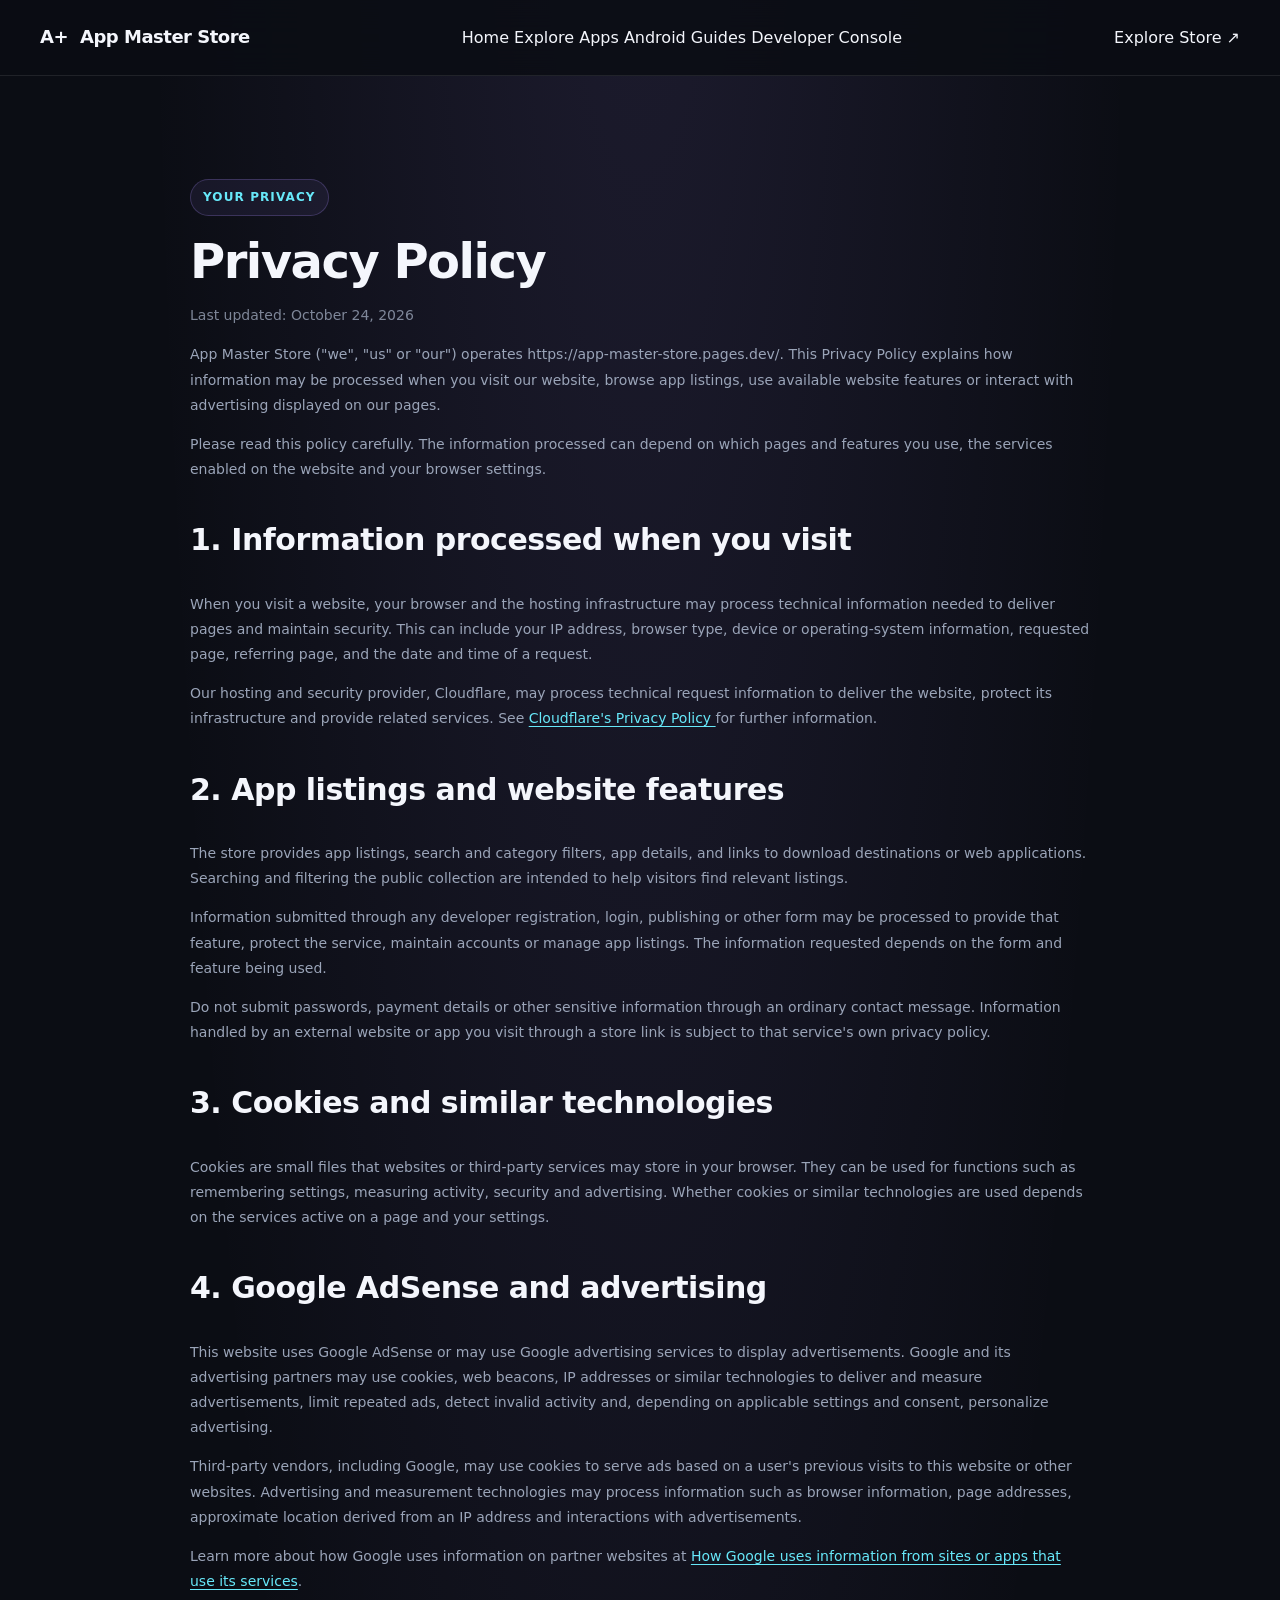
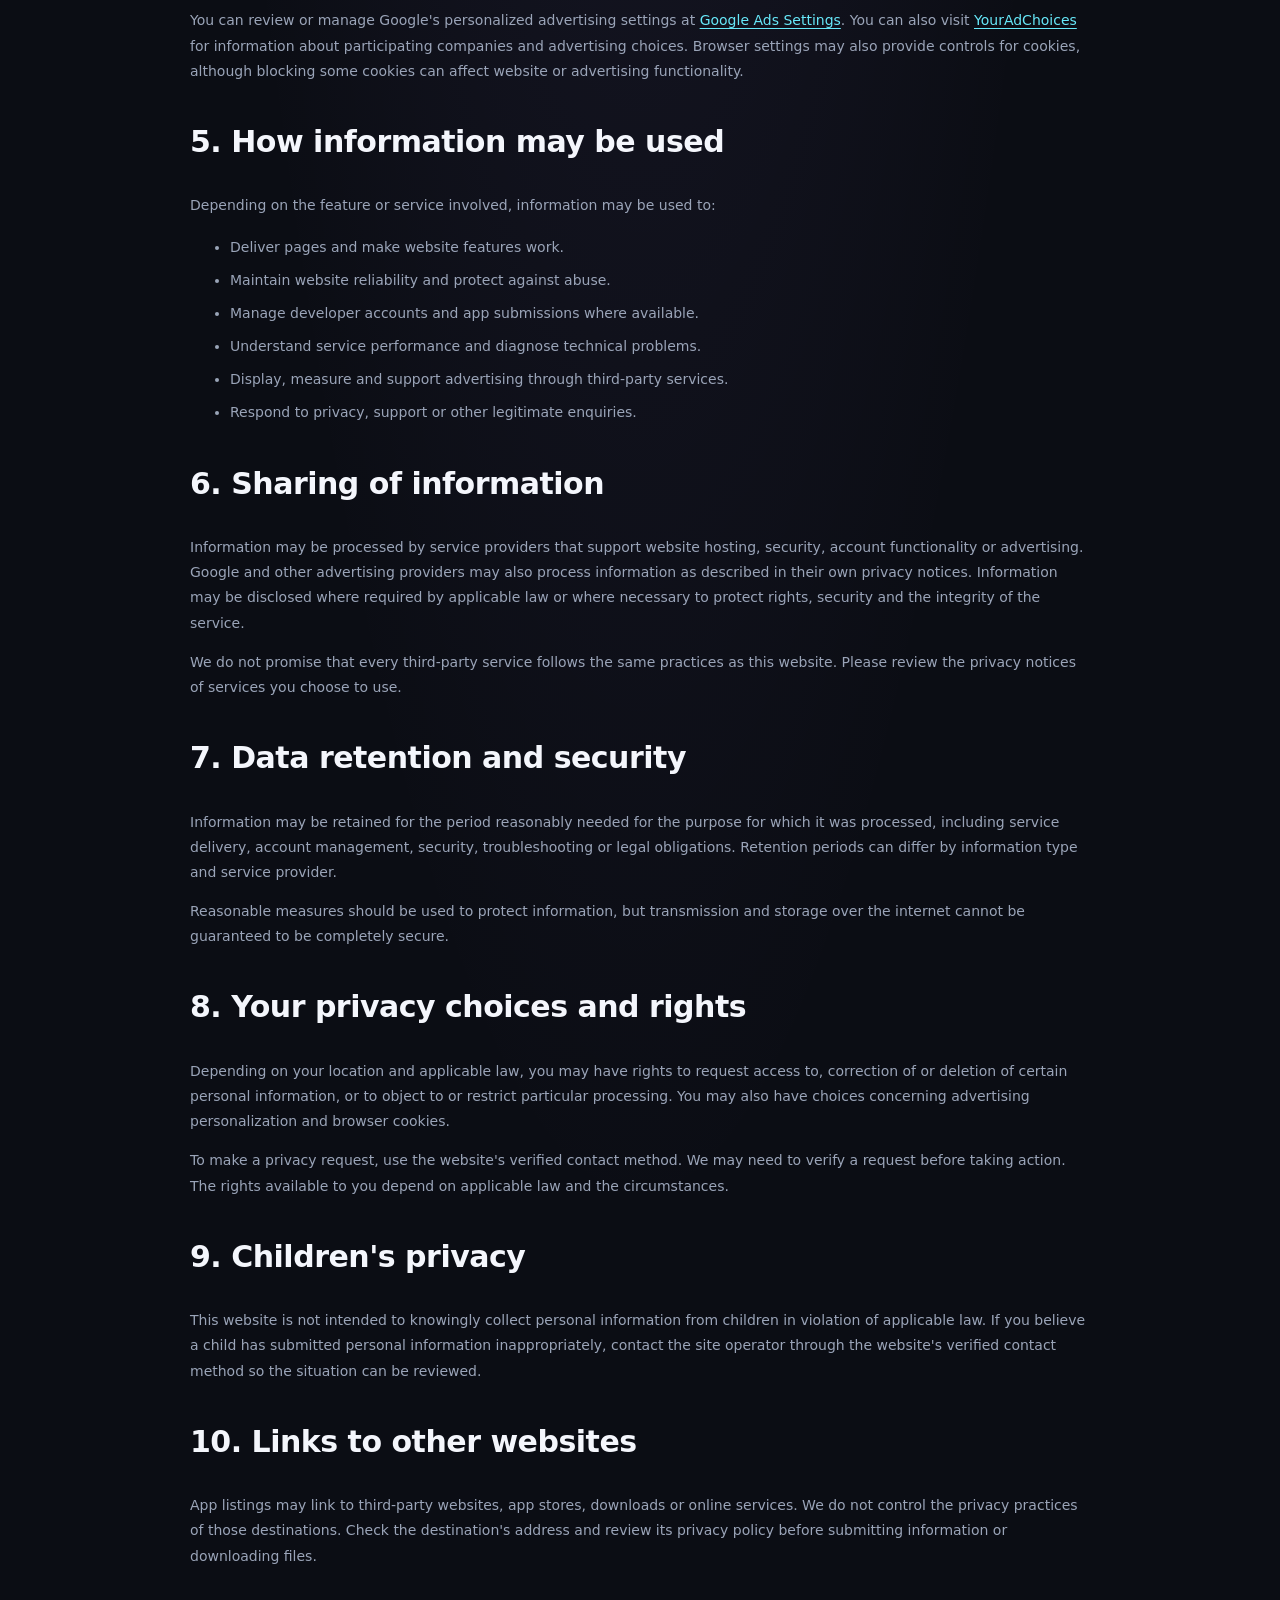
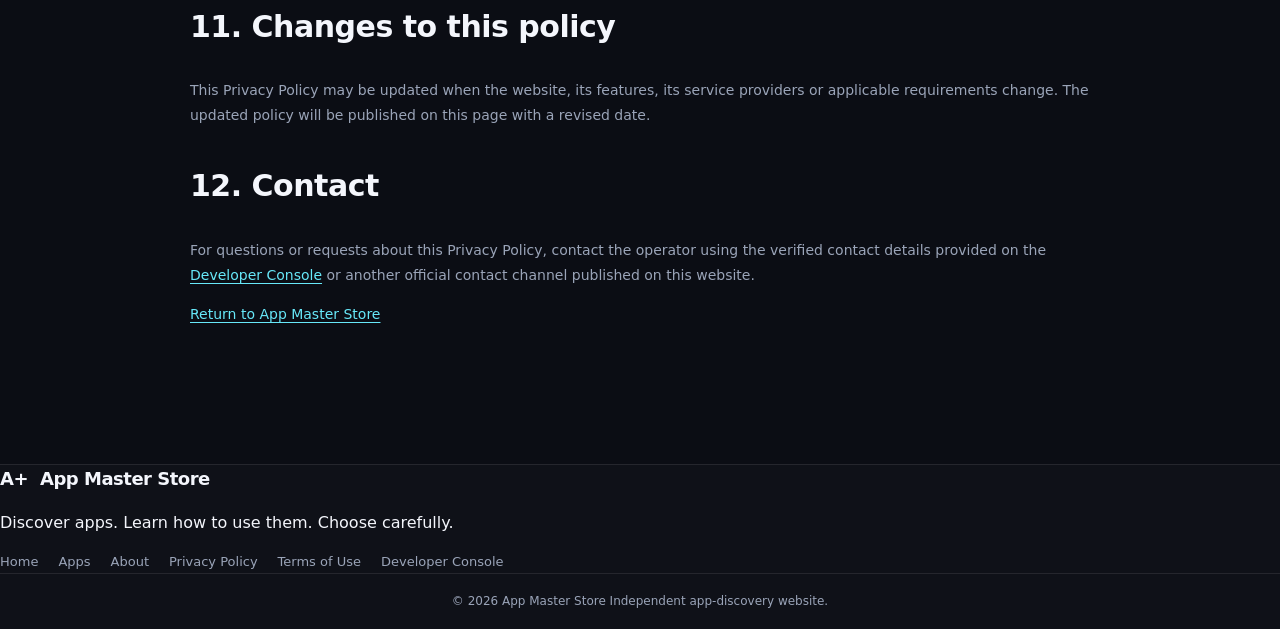
<file: privacy.html>
<!DOCTYPE html>
<html lang="en">
<head>
  <meta charset="UTF-8" />
  <meta name="viewport" content="width=device-width, initial-scale=1.0" />
  <meta name="theme-color" content="#0b0d14" />
  <meta
    name="description"
    content="Read the App Master Store Privacy Policy, including information about website data, cookies, advertising and privacy choices."
  />
  <title>Privacy Policy — App Master Store</title>
  <link rel="stylesheet" href="styles.css" />
  <style>
    .policy-container {
      width: min(900px, calc(100% - 32px));
      margin: 48px auto;
      line-height: 1.75;
    }

    .policy-container h1 {
      margin-bottom: 12px;
    }

    .policy-container h2 {
      margin-top: 32px;
    }

    .policy-container p,
    .policy-container li {
      line-height: 1.8;
    }

    .policy-container a {
      overflow-wrap: anywhere;
    }

    .policy-updated {
      opacity: 0.8;
      font-size: 0.95rem;
    }
  </style>
</head>

<body>
  <header class="topbar">
    <a class="brand" href="index.html" aria-label="App Master Store home">
      <span class="brand-icon">A<span>+</span></span>
      <span>App Master <b>Store</b></span>
    </a>

    <nav class="desktop-nav" aria-label="Main navigation">
      <a class="nav-link" href="index.html">Home</a>
      <a class="nav-link" href="index.html#apps">Explore Apps</a>
      <a class="nav-link" href="index.html#guides">Android Guides</a>
      <a class="nav-link" href="developer.html">Developer Console</a>
    </nav>

    <a class="header-button" href="index.html#apps">
      Explore Store <span>↗</span>
    </a>
  </header>

  <main class="policy-container">
    <div class="eyebrow">YOUR PRIVACY</div>
    <h1>Privacy Policy</h1>

    <p class="policy-updated">
      Last updated: October 24, 2026
    </p>

    <p>
      App Master Store ("we", "us" or "our") operates
      https://app-master-store.pages.dev/. This Privacy Policy explains
      how information may be processed when you visit our website,
      browse app listings, use available website features or interact
      with advertising displayed on our pages.
    </p>

    <p>
      Please read this policy carefully. The information processed can
      depend on which pages and features you use, the services enabled
      on the website and your browser settings.
    </p>

    <h2>1. Information processed when you visit</h2>

    <p>
      When you visit a website, your browser and the hosting infrastructure
      may process technical information needed to deliver pages and maintain
      security. This can include your IP address, browser type, device or
      operating-system information, requested page, referring page, and the
      date and time of a request.
    </p>

    <p>
      Our hosting and security provider, Cloudflare, may process technical
      request information to deliver the website, protect its infrastructure
      and provide related services. See
      <a href="https://www.cloudflare.com/privacypolicy/"
         target="_blank" rel="noopener noreferrer">
        Cloudflare's Privacy Policy
      </a>
      for further information.
    </p>

    <h2>2. App listings and website features</h2>

    <p>
      The store provides app listings, search and category filters, app
      details, and links to download destinations or web applications.
      Searching and filtering the public collection are intended to help
      visitors find relevant listings.
    </p>

    <p>
      Information submitted through any developer registration, login,
      publishing or other form may be processed to provide that feature,
      protect the service, maintain accounts or manage app listings.
      The information requested depends on the form and feature being used.
    </p>

    <p>
      Do not submit passwords, payment details or other sensitive information
      through an ordinary contact message. Information handled by an external
      website or app you visit through a store link is subject to that
      service's own privacy policy.
    </p>

    <h2>3. Cookies and similar technologies</h2>

    <p>
      Cookies are small files that websites or third-party services may
      store in your browser. They can be used for functions such as
      remembering settings, measuring activity, security and advertising.
      Whether cookies or similar technologies are used depends on the
      services active on a page and your settings.
    </p>

    <h2>4. Google AdSense and advertising</h2>

    <p>
      This website uses Google AdSense or may use Google advertising
      services to display advertisements. Google and its advertising
      partners may use cookies, web beacons, IP addresses or similar
      technologies to deliver and measure advertisements, limit repeated
      ads, detect invalid activity and, depending on applicable settings
      and consent, personalize advertising.
    </p>

    <p>
      Third-party vendors, including Google, may use cookies to serve ads
      based on a user's previous visits to this website or other websites.
      Advertising and measurement technologies may process information
      such as browser information, page addresses, approximate location
      derived from an IP address and interactions with advertisements.
    </p>

    <p>
      Learn more about how Google uses information on partner websites at
      <a
        href="https://policies.google.com/technologies/partner-sites"
        target="_blank"
        rel="noopener noreferrer"
      >How Google uses information from sites or apps that use its services</a>.
    </p>

    <p>
      You can review or manage Google's personalized advertising settings at
      <a
        href="https://adssettings.google.com/"
        target="_blank"
        rel="noopener noreferrer"
      >Google Ads Settings</a>.
      You can also visit
      <a
        href="https://www.aboutads.info/choices/"
        target="_blank"
        rel="noopener noreferrer"
      >YourAdChoices</a>
      for information about participating companies and advertising choices.
      Browser settings may also provide controls for cookies, although
      blocking some cookies can affect website or advertising functionality.
    </p>

    <h2>5. How information may be used</h2>

    <p>
      Depending on the feature or service involved, information may be used
      to:
    </p>

    <ul>
      <li>Deliver pages and make website features work.</li>
      <li>Maintain website reliability and protect against abuse.</li>
      <li>Manage developer accounts and app submissions where available.</li>
      <li>Understand service performance and diagnose technical problems.</li>
      <li>Display, measure and support advertising through third-party services.</li>
      <li>Respond to privacy, support or other legitimate enquiries.</li>
    </ul>

    <h2>6. Sharing of information</h2>

    <p>
      Information may be processed by service providers that support website
      hosting, security, account functionality or advertising. Google and
      other advertising providers may also process information as described
      in their own privacy notices. Information may be disclosed where
      required by applicable law or where necessary to protect rights,
      security and the integrity of the service.
    </p>

    <p>
      We do not promise that every third-party service follows the same
      practices as this website. Please review the privacy notices of
      services you choose to use.
    </p>

    <h2>7. Data retention and security</h2>

    <p>
      Information may be retained for the period reasonably needed for the
      purpose for which it was processed, including service delivery,
      account management, security, troubleshooting or legal obligations.
      Retention periods can differ by information type and service provider.
    </p>

    <p>
      Reasonable measures should be used to protect information, but
      transmission and storage over the internet cannot be guaranteed
      to be completely secure.
    </p>

    <h2>8. Your privacy choices and rights</h2>

    <p>
      Depending on your location and applicable law, you may have rights
      to request access to, correction of or deletion of certain personal
      information, or to object to or restrict particular processing.
      You may also have choices concerning advertising personalization
      and browser cookies.
    </p>

    <p>
      To make a privacy request, use the website's verified contact method.
      We may need to verify a request before taking action. The rights
      available to you depend on applicable law and the circumstances.
    </p>

    <h2>9. Children's privacy</h2>

    <p>
      This website is not intended to knowingly collect personal
      information from children in violation of applicable law. If you
      believe a child has submitted personal information inappropriately,
      contact the site operator through the website's verified contact
      method so the situation can be reviewed.
    </p>

    <h2>10. Links to other websites</h2>

    <p>
      App listings may link to third-party websites, app stores, downloads
      or online services. We do not control the privacy practices of those
      destinations. Check the destination's address and review its privacy
      policy before submitting information or downloading files.
    </p>

    <h2>11. Changes to this policy</h2>

    <p>
      This Privacy Policy may be updated when the website, its features,
      its service providers or applicable requirements change. The updated
      policy will be published on this page with a revised date.
    </p>

    <h2>12. Contact</h2>

    <p>
      For questions or requests about this Privacy Policy, contact the
      operator using the verified contact details provided on the
      <a href="developer.html">Developer Console</a> or another official
      contact channel published on this website.
    </p>

    <p>
      <a href="index.html">Return to App Master Store</a>
    </p>
  </main>

  <footer class="footer">
    <a class="brand footer-brand" href="index.html">
      <span class="brand-icon">A<span>+</span></span>
      <span>App Master <b>Store</b></span>
    </a>

    <p>Discover apps. Learn how to use them. Choose carefully.</p>

    <nav class="footer-links" aria-label="Footer navigation">
      <a href="index.html">Home</a>
      <a href="index.html#apps">Apps</a>
      <a href="index.html#about">About</a>
      <a href="privacy.html" aria-current="page">Privacy Policy</a>
      <a href="terms.html">Terms of Use</a>
      <a href="developer.html">Developer Console</a>
    </nav>

    <div class="footer-bottom">
      <span>© <span id="current-year">2026</span> App Master Store</span>
      <span>Independent app-discovery website.</span>
    </div>
  </footer>

  <script>
    const yearElement = document.getElementById("current-year");
    if (yearElement) {
      yearElement.textContent = new Date().getFullYear();
    }
  </script>
</body>
</html>
</file>
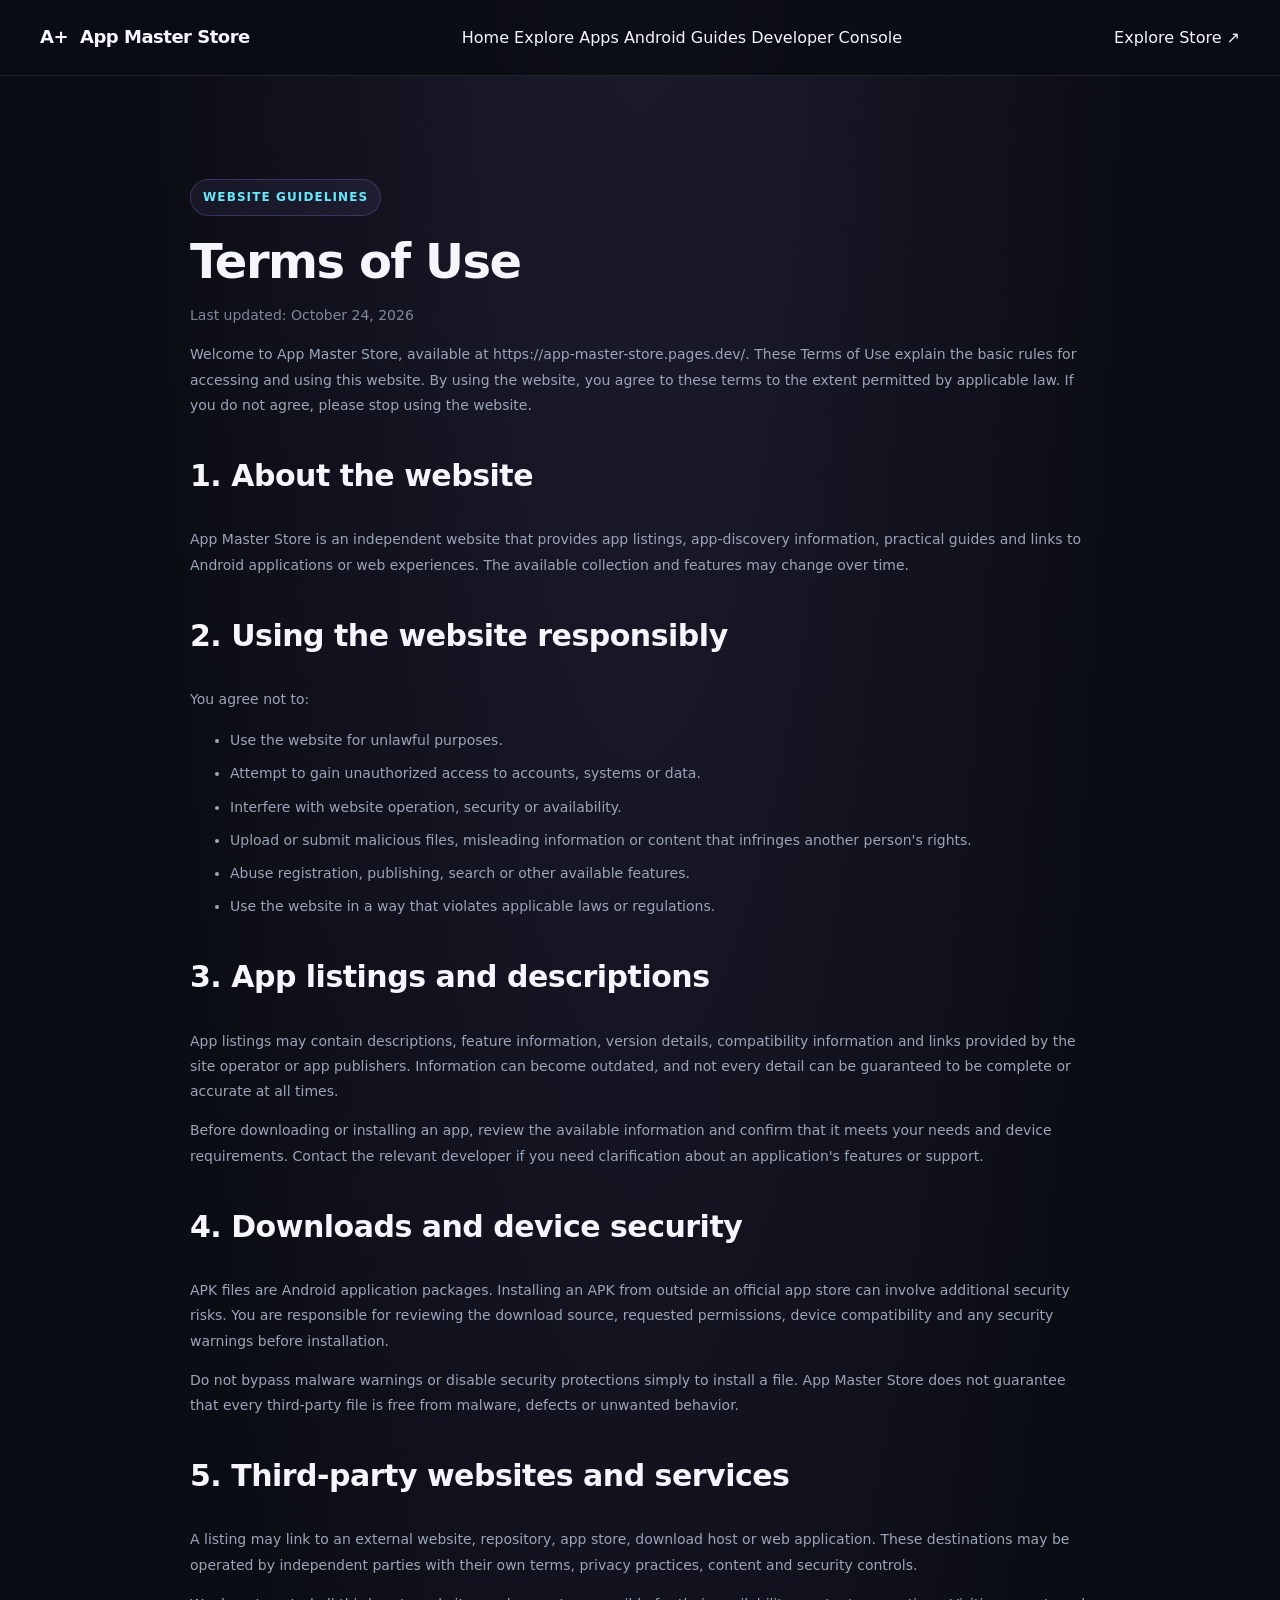
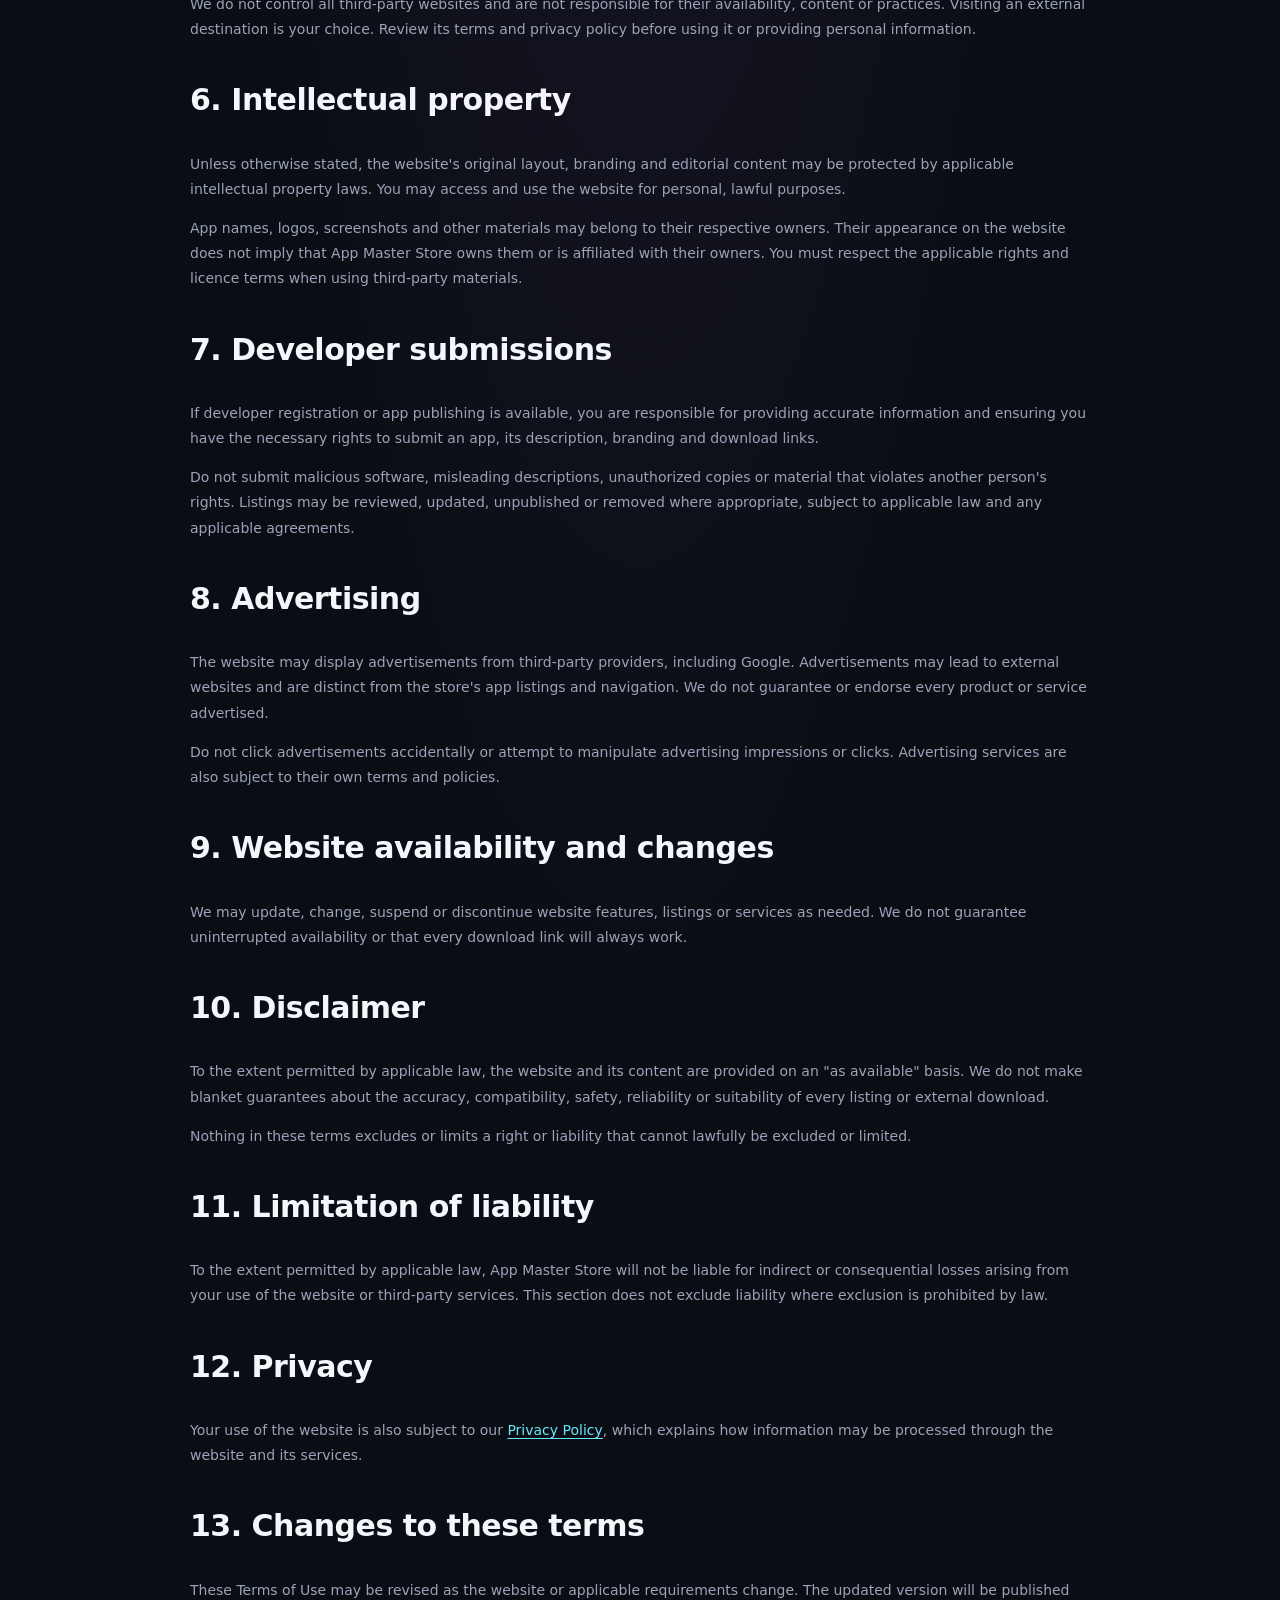
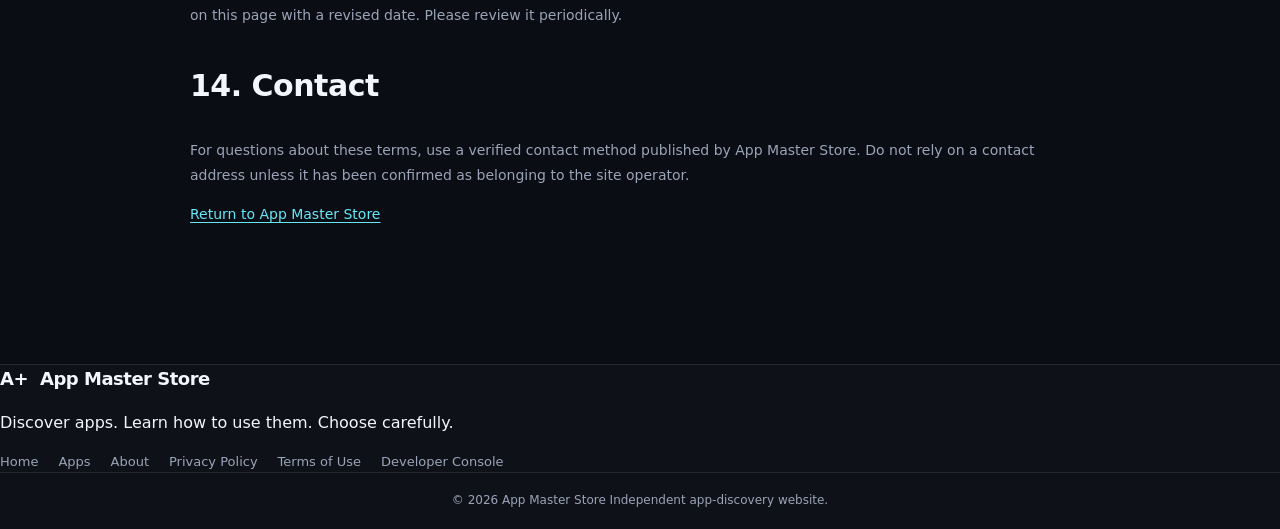
<file: terms.html>
<!DOCTYPE html>
<html lang="en">
<head>
  <meta charset="UTF-8" />
  <meta name="viewport" content="width=device-width, initial-scale=1.0" />
  <meta name="theme-color" content="#0b0d14" />
  <meta
    name="description"
    content="Read the Terms of Use for browsing App Master Store, accessing app listings and using download links."
  />
  <title>Terms of Use — App Master Store</title>
  <link rel="stylesheet" href="styles.css" />
  <style>
    .policy-container {
      width: min(900px, calc(100% - 32px));
      margin: 48px auto;
      line-height: 1.75;
    }

    .policy-container h1 {
      margin-bottom: 12px;
    }

    .policy-container h2 {
      margin-top: 32px;
    }

    .policy-container p,
    .policy-container li {
      line-height: 1.8;
    }

    .policy-container a {
      overflow-wrap: anywhere;
    }

    .policy-updated {
      opacity: 0.8;
      font-size: 0.95rem;
    }
  </style>
</head>

<body>
  <header class="topbar">
    <a class="brand" href="index.html" aria-label="App Master Store home">
      <span class="brand-icon">A<span>+</span></span>
      <span>App Master <b>Store</b></span>
    </a>

    <nav class="desktop-nav" aria-label="Main navigation">
      <a class="nav-link" href="index.html">Home</a>
      <a class="nav-link" href="index.html#apps">Explore Apps</a>
      <a class="nav-link" href="index.html#guides">Android Guides</a>
      <a class="nav-link" href="developer.html">Developer Console</a>
    </nav>

    <a class="header-button" href="index.html#apps">
      Explore Store <span>↗</span>
    </a>
  </header>

  <main class="policy-container">
    <div class="eyebrow">WEBSITE GUIDELINES</div>
    <h1>Terms of Use</h1>

    <p class="policy-updated">Last updated: October 24, 2026</p>

    <p>
      Welcome to App Master Store, available at
      https://app-master-store.pages.dev/. These Terms of Use explain
      the basic rules for accessing and using this website. By using
      the website, you agree to these terms to the extent permitted by
      applicable law. If you do not agree, please stop using the website.
    </p>

    <h2>1. About the website</h2>

    <p>
      App Master Store is an independent website that provides app
      listings, app-discovery information, practical guides and links
      to Android applications or web experiences. The available collection
      and features may change over time.
    </p>

    <h2>2. Using the website responsibly</h2>

    <p>You agree not to:</p>

    <ul>
      <li>Use the website for unlawful purposes.</li>
      <li>Attempt to gain unauthorized access to accounts, systems or data.</li>
      <li>Interfere with website operation, security or availability.</li>
      <li>Upload or submit malicious files, misleading information or content that infringes another person's rights.</li>
      <li>Abuse registration, publishing, search or other available features.</li>
      <li>Use the website in a way that violates applicable laws or regulations.</li>
    </ul>

    <h2>3. App listings and descriptions</h2>

    <p>
      App listings may contain descriptions, feature information, version
      details, compatibility information and links provided by the site
      operator or app publishers. Information can become outdated, and
      not every detail can be guaranteed to be complete or accurate at
      all times.
    </p>

    <p>
      Before downloading or installing an app, review the available
      information and confirm that it meets your needs and device
      requirements. Contact the relevant developer if you need
      clarification about an application's features or support.
    </p>

    <h2>4. Downloads and device security</h2>

    <p>
      APK files are Android application packages. Installing an APK
      from outside an official app store can involve additional security
      risks. You are responsible for reviewing the download source,
      requested permissions, device compatibility and any security
      warnings before installation.
    </p>

    <p>
      Do not bypass malware warnings or disable security protections
      simply to install a file. App Master Store does not guarantee that
      every third-party file is free from malware, defects or unwanted
      behavior.
    </p>

    <h2>5. Third-party websites and services</h2>

    <p>
      A listing may link to an external website, repository, app store,
      download host or web application. These destinations may be
      operated by independent parties with their own terms, privacy
      practices, content and security controls.
    </p>

    <p>
      We do not control all third-party websites and are not responsible
      for their availability, content or practices. Visiting an external
      destination is your choice. Review its terms and privacy policy
      before using it or providing personal information.
    </p>

    <h2>6. Intellectual property</h2>

    <p>
      Unless otherwise stated, the website's original layout, branding
      and editorial content may be protected by applicable intellectual
      property laws. You may access and use the website for personal,
      lawful purposes.
    </p>

    <p>
      App names, logos, screenshots and other materials may belong to
      their respective owners. Their appearance on the website does not
      imply that App Master Store owns them or is affiliated with their
      owners. You must respect the applicable rights and licence terms
      when using third-party materials.
    </p>

    <h2>7. Developer submissions</h2>

    <p>
      If developer registration or app publishing is available, you are
      responsible for providing accurate information and ensuring you
      have the necessary rights to submit an app, its description,
      branding and download links.
    </p>

    <p>
      Do not submit malicious software, misleading descriptions,
      unauthorized copies or material that violates another person's
      rights. Listings may be reviewed, updated, unpublished or removed
      where appropriate, subject to applicable law and any applicable
      agreements.
    </p>

    <h2>8. Advertising</h2>

    <p>
      The website may display advertisements from third-party providers,
      including Google. Advertisements may lead to external websites
      and are distinct from the store's app listings and navigation.
      We do not guarantee or endorse every product or service advertised.
    </p>

    <p>
      Do not click advertisements accidentally or attempt to manipulate
      advertising impressions or clicks. Advertising services are also
      subject to their own terms and policies.
    </p>

    <h2>9. Website availability and changes</h2>

    <p>
      We may update, change, suspend or discontinue website features,
      listings or services as needed. We do not guarantee uninterrupted
      availability or that every download link will always work.
    </p>

    <h2>10. Disclaimer</h2>

    <p>
      To the extent permitted by applicable law, the website and its
      content are provided on an "as available" basis. We do not make
      blanket guarantees about the accuracy, compatibility, safety,
      reliability or suitability of every listing or external download.
    </p>

    <p>
      Nothing in these terms excludes or limits a right or liability
      that cannot lawfully be excluded or limited.
    </p>

    <h2>11. Limitation of liability</h2>

    <p>
      To the extent permitted by applicable law, App Master Store will
      not be liable for indirect or consequential losses arising from
      your use of the website or third-party services. This section
      does not exclude liability where exclusion is prohibited by law.
    </p>

    <h2>12. Privacy</h2>

    <p>
      Your use of the website is also subject to our
      <a href="privacy.html">Privacy Policy</a>, which explains how
      information may be processed through the website and its services.
    </p>

    <h2>13. Changes to these terms</h2>

    <p>
      These Terms of Use may be revised as the website or applicable
      requirements change. The updated version will be published on
      this page with a revised date. Please review it periodically.
    </p>

    <h2>14. Contact</h2>

    <p>
      For questions about these terms, use a verified contact method
      published by App Master Store. Do not rely on a contact address
      unless it has been confirmed as belonging to the site operator.
    </p>

    <p><a href="index.html">Return to App Master Store</a></p>
  </main>

  <footer class="footer">
    <a class="brand footer-brand" href="index.html">
      <span class="brand-icon">A<span>+</span></span>
      <span>App Master <b>Store</b></span>
    </a>

    <p>Discover apps. Learn how to use them. Choose carefully.</p>

    <nav class="footer-links" aria-label="Footer navigation">
      <a href="index.html">Home</a>
      <a href="index.html#apps">Apps</a>
      <a href="index.html#about">About</a>
      <a href="privacy.html">Privacy Policy</a>
      <a href="terms.html" aria-current="page">Terms of Use</a>
      <a href="developer.html">Developer Console</a>
    </nav>

    <div class="footer-bottom">
      <span>© <span id="current-year">2026</span> App Master Store</span>
      <span>Independent app-discovery website.</span>
    </div>
  </footer>

  <script>
    const yearElement = document.getElementById("current-year");
    if (yearElement) {
      yearElement.textContent = new Date().getFullYear();
    }
  </script>
</body>
</html>
</file>
<file: styles.css>
/* =========================================================
   APP MASTER STORE — COMPLETE STYLESHEET
   Main storefront + app cards + guides + FAQ + policy pages
   ========================================================= */

/* 1. Theme variables */
:root {
  color-scheme: dark;
  --bg: #0b0d14;
  --panel: #121620;
  --panel-light: #181e2b;
  --text: #f4f6fc;
  --muted: #9aa4b8;
  --accent: #a78bfa;
  --accent-2: #67e8f9;
  --border: rgba(255, 255, 255, 0.09);
  --radius: 20px;
  --content-width: 1200px;
  --header-height: 76px;
  --shadow: 0 18px 45px rgba(0, 0, 0, 0.22);
}

/* 2. Reset and global styles */
* {
  box-sizing: border-box;
}

html {
  scroll-behavior: smooth;
  scroll-padding-top: calc(var(--header-height) + 16px);
  background: var(--bg);
}

body {
  min-width: 320px;
  margin: 0;
  background:
    radial-gradient(
      ellipse at 50% -15%,
      rgba(167, 139, 250, 0.12),
      transparent 55%
    ),
    var(--bg);
  color: var(--text);
  font-family:
    Inter, ui-sans-serif, system-ui, -apple-system, BlinkMacSystemFont,
    "Segoe UI", sans-serif;
  font-size: 16px;
  line-height: 1.6;
  -webkit-font-smoothing: antialiased;
  text-rendering: optimizeLegibility;
}

img,
svg,
video {
  max-width: 100%;
}

img {
  display: block;
}

button,
input,
select,
textarea {
  font: inherit;
}

button {
  color: inherit;
}

a {
  color: inherit;
  text-decoration: none;
}

a:hover {
  color: var(--accent-2);
}

button:focus-visible,
a:focus-visible,
input:focus-visible,
select:focus-visible,
textarea:focus-visible,
summary:focus-visible {
  outline: 2px solid var(--accent-2);
  outline-offset: 4px;
}

::selection {
  color: #0b0d14;
  background: var(--accent-2);
}

/* 3. Shared containers */
.container,
.page-container,
main {
  width: 100%;
}

.container,
.page-container {
  max-width: var(--content-width);
  margin-inline: auto;
  padding-inline: 24px;
}

section[id],
div[id="choosing-apps"],
div[id="guides"],
div[id="apk-troubleshooting"],
div[id="faq"],
div[id="about"] {
  scroll-margin-top: calc(var(--header-height) + 20px);
}

/* 4. Header and navigation */
.topbar {
  position: sticky;
  z-index: 100;
  top: 0;
  display: flex;
  align-items: center;
  justify-content: space-between;
  gap: 24px;
  min-height: var(--header-height);
  padding: 14px max(24px, calc((100% - var(--content-width)) / 2));
  border-bottom: 1px solid var(--border);
  background: rgba(11, 13, 20, 0.88);
  backdrop-filter: blur(18px);
  -webkit-backdrop-filter: blur(18px);
}

.brand {
  display: inline-flex;
  flex-shrink: 0;
  align-items: center;
  gap: 12px;
  color: var(--text);
  font-size: 18px;
  font-weight: 800;
  letter-spacing: -0.5px;
}

.brand:hover {
  color: var(--text);
}

.brand img,
.brand-logo {
  width: 42px;
  height: 42px;
  flex-shrink: 0;
  border-radius: 13px;
  object-fit: contain;
}

.brand-mark {
  display: grid;
  width: 42px;
  height: 42px;
  flex-shrink: 0;
  place-items: center;
  border: 1px solid rgba(167, 139, 250, 0.3);
  border-radius: 13px;
  background: linear-gradient(135deg, #a78bfa, #67e8f9);
  color: #0b0d14;
  font-size: 19px;
  font-weight: 900;
}

.nav,
.nav-links {
  display: flex;
  align-items: center;
  justify-content: flex-end;
  flex-wrap: wrap;
  gap: 8px;
}

.nav a,
.nav-links a {
  display: inline-flex;
  align-items: center;
  min-height: 40px;
  padding: 9px 12px;
  border-radius: 10px;
  color: var(--muted);
  font-size: 13px;
  font-weight: 600;
  transition:
    color 160ms ease,
    background 160ms ease;
}

.nav a:hover,
.nav-links a:hover {
  background: rgba(255, 255, 255, 0.05);
  color: var(--text);
}

.nav a.active,
.nav-links a.active {
  background: rgba(167, 139, 250, 0.12);
  color: var(--accent);
}

/* 5. Buttons */
.btn,
.button,
button.btn {
  display: inline-flex;
  align-items: center;
  justify-content: center;
  gap: 9px;
  min-height: 44px;
  padding: 11px 18px;
  border: 1px solid var(--border);
  border-radius: 12px;
  background: var(--panel-light);
  color: var(--text);
  font-weight: 700;
  text-align: center;
  cursor: pointer;
  transition:
    transform 160ms ease,
    background 160ms ease,
    border-color 160ms ease,
    opacity 160ms ease;
}

.btn:hover,
.button:hover,
button.btn:hover {
  transform: translateY(-1px);
  border-color: rgba(167, 139, 250, 0.45);
  color: var(--text);
}

.btn-primary,
.button-primary {
  border-color: transparent;
  background: linear-gradient(110deg, #a78bfa, #67e8f9);
  color: #0b0d14;
}

.btn-primary:hover,
.button-primary:hover {
  border-color: transparent;
  background: linear-gradient(110deg, #b8a2ff, #8af0ff);
  color: #0b0d14;
}

.btn-secondary,
.button-secondary {
  background: rgba(255, 255, 255, 0.04);
}

.btn:disabled,
.button:disabled,
button:disabled {
  opacity: 0.55;
  cursor: not-allowed;
  transform: none;
}

/* 6. Hero section */
.hero {
  position: relative;
  display: grid;
  grid-template-columns: minmax(0, 1.2fr) minmax(240px, 0.8fr);
  align-items: center;
  gap: 48px;
  max-width: var(--content-width);
  min-height: 440px;
  margin-inline: auto;
  padding: 78px 24px 70px;
}

.hero-content {
  min-width: 0;
}

.eyebrow,
.hero-eyebrow {
  display: inline-flex;
  align-items: center;
  gap: 8px;
  margin-bottom: 18px;
  padding: 7px 12px;
  border: 1px solid rgba(167, 139, 250, 0.24);
  border-radius: 999px;
  background: rgba(167, 139, 250, 0.08);
  color: var(--accent-2);
  font-size: 12px;
  font-weight: 800;
  letter-spacing: 1.1px;
  text-transform: uppercase;
}

.hero h1,
.hero-title {
  max-width: 780px;
  margin: 0 0 22px;
  font-size: clamp(40px, 6vw, 70px);
  font-weight: 850;
  line-height: 1.04;
  letter-spacing: -3px;
}

.hero h1 span,
.hero-title span {
  background: linear-gradient(110deg, var(--accent), var(--accent-2));
  -webkit-background-clip: text;
  background-clip: text;
  color: transparent;
}

.hero p {
  max-width: 650px;
  margin: 0 0 28px;
  color: var(--muted);
  font-size: clamp(16px, 2vw, 18px);
  line-height: 1.85;
}

.hero-actions {
  display: flex;
  align-items: center;
  flex-wrap: wrap;
  gap: 12px;
}

.hero-art,
.hero-visual {
  display: grid;
  min-width: 0;
  min-height: 270px;
  place-items: center;
}

.hero-art img,
.hero-visual img {
  width: 100%;
  max-height: 340px;
  object-fit: contain;
}

.hero-art-card {
  width: min(100%, 360px);
  padding: 28px;
  border: 1px solid var(--border);
  border-radius: 28px;
  background:
    radial-gradient(circle at 15% 10%, rgba(167, 139, 250, 0.2), transparent 55%),
    linear-gradient(145deg, #181e2b, #10131b);
  box-shadow: var(--shadow);
}

.hero-art-card h3 {
  margin: 0 0 8px;
  font-size: 22px;
}

.hero-art-card p {
  margin: 0;
  font-size: 14px;
}

/* 7. Trust strip and feature highlights */
.trust-strip,
.trust-bar {
  display: flex;
  align-items: center;
  justify-content: center;
  flex-wrap: wrap;
  gap: 14px 28px;
  padding: 22px 24px;
  border-top: 1px solid var(--border);
  border-bottom: 1px solid var(--border);
  background: rgba(255, 255, 255, 0.018);
}

.trust-strip span,
.trust-bar span {
  color: var(--muted);
  font-size: 13px;
  font-weight: 600;
}

.trust-strip strong,
.trust-bar strong {
  color: var(--text);
}

/* 8. General sections and headings */
.store-section,
.apps-section,
.about-section,
.notice-section,
.features-section {
  max-width: var(--content-width);
  margin-inline: auto;
  padding: 65px 24px;
}

.section-heading {
  display: flex;
  align-items: flex-end;
  justify-content: space-between;
  flex-wrap: wrap;
  gap: 18px;
  margin-bottom: 28px;
}

.section-heading > div {
  min-width: 0;
}

.section-heading h2,
.store-section h2,
.apps-section h2,
.about-section h2,
.notice-section h2,
.features-section h2 {
  margin: 0 0 10px;
  font-size: clamp(27px, 4vw, 38px);
  font-weight: 800;
  line-height: 1.2;
  letter-spacing: -1px;
}

.section-heading p,
.store-section > p,
.apps-section > p,
.about-section p,
.notice-section p,
.features-section p {
  color: var(--muted);
  line-height: 1.85;
}

.section-heading p {
  max-width: 700px;
  margin: 0;
}

.muted,
.text-muted {
  color: var(--muted);
}

/* 9. Search and category filters */
.search-wrap,
.search-container {
  width: 100%;
  max-width: 540px;
}

.search-wrap input,
.search-container input,
#search-input {
  width: 100%;
  min-height: 50px;
  padding: 13px 16px;
  border: 1px solid var(--border);
  border-radius: 14px;
  background: var(--panel);
  color: var(--text);
  transition: border-color 160ms ease;
}

.search-wrap input::placeholder,
.search-container input::placeholder,
#search-input::placeholder {
  color: #778198;
}

.search-wrap input:focus,
.search-container input:focus,
#search-input:focus {
  border-color: var(--accent);
  outline: none;
}

.category-filters,
#category-filters {
  display: flex;
  align-items: center;
  flex-wrap: wrap;
  gap: 9px;
  margin: 22px 0 30px;
}

.category-filters button,
#category-filters button,
.category-filter {
  display: inline-flex;
  align-items: center;
  justify-content: center;
  min-height: 38px;
  padding: 8px 14px;
  border: 1px solid var(--border);
  border-radius: 999px;
  background: rgba(255, 255, 255, 0.025);
  color: var(--muted);
  font-size: 13px;
  font-weight: 700;
  cursor: pointer;
  transition:
    color 160ms ease,
    background 160ms ease,
    border-color 160ms ease;
}

.category-filters button:hover,
#category-filters button:hover,
.category-filter:hover {
  border-color: rgba(167, 139, 250, 0.45);
  color: var(--text);
}

.category-filters button.active,
#category-filters button.active,
.category-filter.active,
.category-filters button[aria-pressed="true"],
#category-filters button[aria-pressed="true"] {
  border-color: rgba(167, 139, 250, 0.4);
  background: rgba(167, 139, 250, 0.15);
  color: var(--accent);
}

/* 10. App grid and app cards */
.app-grid,
#app-grid {
  display: grid;
  grid-template-columns: repeat(3, minmax(0, 1fr));
  gap: 20px;
  align-items: stretch;
}

.app-card {
  display: flex;
  flex-direction: column;
  min-width: 0;
  overflow: hidden;
  padding: 23px;
  border: 1px solid var(--border);
  border-radius: var(--radius);
  background: linear-gradient(145deg, #151a26, #10131b);
  box-shadow: 0 8px 24px rgba(0, 0, 0, 0.08);
  transition:
    transform 180ms ease,
    border-color 180ms ease,
    box-shadow 180ms ease;
}

.app-card:hover {
  transform: translateY(-4px);
  border-color: rgba(167, 139, 250, 0.36);
  box-shadow: var(--shadow);
}

.app-card-header {
  display: flex;
  align-items: flex-start;
  gap: 15px;
  margin-bottom: 16px;
}

.app-icon,
.app-card img.app-icon,
.app-card .app-icon img {
  width: 64px;
  height: 64px;
  flex-shrink: 0;
  overflow: hidden;
  border: 1px solid var(--border);
  border-radius: 17px;
  background: var(--panel-light);
  object-fit: cover;
}

.app-card-title {
  min-width: 0;
  flex: 1;
}

.app-card h3 {
  margin: 0 0 5px;
  overflow-wrap: anywhere;
  font-size: 19px;
  font-weight: 800;
  line-height: 1.35;
}

.app-card .app-category,
.app-category {
  display: inline-block;
  color: var(--accent-2);
  font-size: 12px;
  font-weight: 700;
}

.app-card p {
  margin: 0 0 16px;
  color: var(--muted);
  font-size: 14px;
  line-height: 1.8;
  overflow-wrap: anywhere;
}

.app-card .app-meta {
  display: flex;
  align-items: center;
  flex-wrap: wrap;
  gap: 8px;
  margin: 0 0 18px;
  color: var(--muted);
  font-size: 12px;
}

.app-badge,
.badge {
  display: inline-flex;
  align-items: center;
  width: fit-content;
  max-width: 100%;
  padding: 5px 9px;
  border: 1px solid var(--border);
  border-radius: 999px;
  background: rgba(255, 255, 255, 0.04);
  color: var(--muted);
  font-size: 11px;
  font-weight: 750;
  overflow-wrap: anywhere;
}

.app-badge.free,
.badge-free {
  border-color: rgba(103, 232, 249, 0.2);
  background: rgba(103, 232, 249, 0.07);
  color: var(--accent-2);
}

.app-badge.premium,
.badge-premium {
  border-color: rgba(167, 139, 250, 0.25);
  background: rgba(167, 139, 250, 0.1);
  color: var(--accent);
}

.app-card .app-card-actions,
.app-card-actions {
  display: flex;
  flex-wrap: wrap;
  gap: 10px;
  margin-top: auto;
  padding-top: 8px;
}

.app-card-actions .btn,
.app-card-actions a,
.app-card-actions button {
  flex: 1 1 120px;
}

.app-card .btn {
  width: 100%;
}

.app-card a:not(.btn) {
  overflow-wrap: anywhere;
}

.app-card .app-version {
  margin-top: 15px;
  color: var(--muted);
  font-size: 11px;
}

/* 11. Empty search results */
.empty-state,
#empty-state {
  padding: 44px 20px;
  border: 1px dashed var(--border);
  border-radius: var(--radius);
  background: rgba(255, 255, 255, 0.02);
  text-align: center;
}

.empty-state h3,
#empty-state h3 {
  margin: 0 0 8px;
  font-size: 20px;
}

.empty-state p,
#empty-state p {
  color: var(--muted);
}

#clear-search {
  margin-top: 12px;
}

/* 12. About, features, and notices */
.about-grid,
.features-grid {
  display: grid;
  grid-template-columns: repeat(3, minmax(0, 1fr));
  gap: 18px;
  margin-top: 28px;
}

.about-card,
.feature-card {
  min-width: 0;
  padding: 23px;
  border: 1px solid var(--border);
  border-radius: var(--radius);
  background: var(--panel);
}

.about-card h3,
.feature-card h3 {
  margin: 0 0 10px;
  font-size: 17px;
}

.about-card p,
.feature-card p {
  margin: 0;
  color: var(--muted);
  font-size: 14px;
  line-height: 1.85;
}

.notice,
.notice-box,
.content-notice,
.safety-notice,
.policy-notice {
  margin-top: 24px;
  padding: 18px 20px;
  border: 1px solid rgba(103, 232, 249, 0.2);
  border-radius: 14px;
  background: rgba(103, 232, 249, 0.04);
}

.notice p:last-child,
.notice-box p:last-child,
.content-notice p:last-child,
.safety-notice p:last-child,
.policy-notice p:last-child {
  margin-bottom: 0;
}

/* 13. New content, guide, FAQ, and policy sections */
.content-section,
.guide-section,
.faq-section,
.policy-section {
  max-width: var(--content-width);
  margin: 0 auto;
  padding: 65px 24px;
  border-top: 1px solid var(--border);
  scroll-margin-top: calc(var(--header-height) + 16px);
}

.content-section p,
.guide-section p,
.faq-section p,
.policy-section p {
  color: var(--muted);
  line-height: 1.85;
}

.content-section h2,
.guide-section h2,
.faq-section h2,
.policy-section h2 {
  margin: 0 0 18px;
  font-size: clamp(26px, 4vw, 36px);
  line-height: 1.25;
  letter-spacing: -0.7px;
}

.content-section h3,
.guide-section h3,
.faq-section h3,
.policy-section h3 {
  margin-top: 25px;
  margin-bottom: 10px;
  font-size: 18px;
}

.guide-grid,
.content-grid,
.info-grid {
  display: grid;
  grid-template-columns: repeat(2, minmax(0, 1fr));
  gap: 18px;
  margin-top: 28px;
}

.guide-card,
.content-card,
.info-card {
  min-width: 0;
  padding: 23px;
  border: 1px solid var(--border);
  border-radius: var(--radius);
  background: linear-gradient(145deg, #151a26, #10131b);
}

.guide-card h3,
.content-card h3,
.info-card h3 {
  margin-top: 0;
  font-size: 17px;
}

.guide-card p:last-child,
.content-card p:last-child,
.info-card p:last-child {
  margin-bottom: 0;
}

.guide-card a,
.content-card a,
.info-card a,
.content-section a,
.guide-section a,
.faq-section a,
.policy-section a {
  color: var(--accent-2);
  text-decoration: underline;
  text-underline-offset: 3px;
  overflow-wrap: anywhere;
}

.guide-card a:hover,
.content-card a:hover,
.info-card a:hover,
.content-section a:hover,
.guide-section a:hover,
.faq-section a:hover,
.policy-section a:hover {
  color: var(--accent);
}

/* 14. Lists and APK installation instructions */
.content-section ol,
.content-section ul,
.guide-section ol,
.guide-section ul,
.policy-section ol,
.policy-section ul {
  padding-left: 24px;
  color: var(--muted);
}

.content-section li,
.guide-section li,
.policy-section li {
  margin-bottom: 10px;
  padding-left: 3px;
  line-height: 1.8;
}

.install-steps,
.troubleshooting-list {
  margin-top: 25px;
}

.install-step {
  margin-bottom: 15px;
  padding: 18px 20px;
  border: 1px solid var(--border);
  border-radius: 14px;
  background: var(--panel);
}

.install-step h3 {
  margin-top: 0;
}

.troubleshooting-list li {
  margin-bottom: 14px;
}

/* 15. FAQ */
.faq-list {
  display: grid;
  gap: 12px;
  margin-top: 25px;
}

.faq-item,
.faq-list details {
  padding: 17px 20px;
  border: 1px solid var(--border);
  border-radius: 13px;
  background: var(--panel);
}

.faq-item summary,
.faq-list summary {
  color: var(--text);
  font-weight: 650;
  cursor: pointer;
  line-height: 1.6;
}

.faq-item summary:focus-visible,
.faq-list summary:focus-visible {
  outline: 2px solid var(--accent-2);
  outline-offset: 5px;
}

.faq-item p,
.faq-list details p {
  margin: 14px 0 0;
  color: var(--muted);
  font-size: 14px;
  line-height: 1.8;
}

/* 16. Privacy and terms page layout */
.policy-container {
  width: min(900px, calc(100% - 40px));
  margin: 0 auto;
  padding: 55px 0 75px;
}

.policy-container h1 {
  margin: 0 0 16px;
  font-size: clamp(34px, 5vw, 48px);
  line-height: 1.15;
  letter-spacing: -1.5px;
}

.policy-container h2 {
  margin-top: 36px;
  font-size: clamp(23px, 3vw, 30px);
  letter-spacing: -0.5px;
}

.policy-container h3 {
  margin-top: 25px;
  font-size: 18px;
}

.policy-container p,
.policy-container li {
  color: var(--muted);
  font-size: 14px;
  line-height: 1.9;
}

.policy-container li {
  margin-bottom: 8px;
}

.policy-container a {
  color: var(--accent-2);
  text-decoration: underline;
  text-underline-offset: 3px;
  overflow-wrap: anywhere;
}

.policy-container a:hover {
  color: var(--accent);
}

.policy-container .last-updated {
  margin-bottom: 30px;
  color: var(--muted);
  font-size: 12px;
}

.policy-container .policy-back {
  display: inline-flex;
  align-items: center;
  gap: 8px;
  margin-bottom: 28px;
  color: var(--accent-2);
}

/* 17. App details dialog */
dialog,
.app-dialog,
#app-dialog {
  color: var(--text);
}

dialog {
  width: min(680px, calc(100% - 32px));
  max-height: min(85vh, 800px);
  padding: 0;
  overflow: auto;
  border: 1px solid var(--border);
  border-radius: 22px;
  background: var(--panel);
  box-shadow: 0 30px 100px rgba(0, 0, 0, 0.55);
}

dialog::backdrop {
  background: rgba(0, 0, 0, 0.72);
  backdrop-filter: blur(5px);
}

#app-dialog:not(dialog) {
  position: fixed;
  z-index: 200;
  inset: 0;
  display: none;
  align-items: center;
  justify-content: center;
  padding: 16px;
  background: rgba(0, 0, 0, 0.72);
  backdrop-filter: blur(5px);
}

#app-dialog:not(dialog).open,
#app-dialog:not(dialog)[aria-hidden="false"] {
  display: flex;
}

.dialog-panel,
.dialog-inner {
  position: relative;
  width: 100%;
  max-width: 680px;
  max-height: 85vh;
  overflow: auto;
  padding: 28px;
  border: 1px solid var(--border);
  border-radius: 22px;
  background: var(--panel);
  box-shadow: var(--shadow);
}

#dialog-content {
  min-width: 0;
  overflow-wrap: anywhere;
}

#dialog-content h2,
#dialog-content h3 {
  margin-top: 0;
}

#dialog-content p {
  color: var(--muted);
  line-height: 1.8;
}

#dialog-content img {
  max-width: 100%;
  border-radius: 14px;
}

.dialog-close,
#dialog-close {
  display: inline-grid;
  width: 40px;
  height: 40px;
  flex-shrink: 0;
  place-items: center;
  border: 1px solid var(--border);
  border-radius: 12px;
  background: var(--panel-light);
  color: var(--text);
  cursor: pointer;
}

.dialog-close:hover,
#dialog-close:hover {
  border-color: var(--accent);
}

/* 18. Toast notifications */
.toast,
#toast {
  position: fixed;
  z-index: 300;
  right: 20px;
  bottom: 20px;
  max-width: min(420px, calc(100% - 40px));
  padding: 14px 18px;
  border: 1px solid var(--border);
  border-radius: 14px;
  background: var(--panel-light);
  color: var(--text);
  box-shadow: var(--shadow);
  overflow-wrap: anywhere;
}

#toast:empty {
  display: none;
}

/* 19. Footer */
footer,
.site-footer {
  margin-top: 30px;
  border-top: 1px solid var(--border);
  background: rgba(255, 255, 255, 0.015);
}

.footer-inner,
.footer-content {
  display: flex;
  align-items: flex-start;
  justify-content: space-between;
  flex-wrap: wrap;
  gap: 30px;
  max-width: var(--content-width);
  margin: 0 auto;
  padding: 38px 24px;
}

.footer-brand {
  max-width: 400px;
}

.footer-brand p,
.footer-inner p,
.footer-content p {
  color: var(--muted);
  font-size: 13px;
  line-height: 1.8;
}

.footer-links {
  display: flex;
  flex-wrap: wrap;
  gap: 12px 20px;
}

.footer-links a,
footer a,
.site-footer a {
  color: var(--muted);
  font-size: 13px;
}

.footer-links a:hover,
footer a:hover,
.site-footer a:hover {
  color: var(--accent-2);
}

.footer-bottom {
  padding: 18px 24px;
  border-top: 1px solid var(--border);
  color: var(--muted);
  font-size: 12px;
  text-align: center;
}

/* 20. Contact links and long URLs */
a[href^="mailto:"] {
  overflow-wrap: anywhere;
}

/* 21. Tablet layout */
@media (max-width: 950px) {
  .topbar {
    padding-inline: 20px;
  }

  .hero {
    grid-template-columns: minmax(0, 1fr) minmax(200px, 0.75fr);
    gap: 28px;
    padding-top: 60px;
    padding-bottom: 55px;
  }

  .app-grid,
  #app-grid {
    grid-template-columns: repeat(2, minmax(0, 1fr));
  }

  .about-grid,
  .features-grid {
    grid-template-columns: repeat(2, minmax(0, 1fr));
  }

  .content-section,
  .guide-section,
  .faq-section,
  .policy-section {
    padding-top: 55px;
    padding-bottom: 55px;
  }

  .guide-grid,
  .content-grid,
  .info-grid {
    gap: 14px;
  }

  .guide-card,
  .content-card,
  .info-card {
    padding: 19px;
  }
}

/* 22. Mobile layout */
@media (max-width: 650px) {
  :root {
    --header-height: auto;
  }

  .topbar {
    position: relative;
    align-items: flex-start;
    flex-direction: column;
    gap: 12px;
    padding: 14px 18px;
  }

  .brand {
    font-size: 17px;
  }

  .brand img,
  .brand-logo,
  .brand-mark {
    width: 38px;
    height: 38px;
  }

  .nav,
  .nav-links {
    justify-content: flex-start;
    width: 100%;
    gap: 5px;
  }

  .nav a,
  .nav-links a {
    min-height: 36px;
    padding: 7px 9px;
    font-size: 12px;
  }

  .container,
  .page-container {
    padding-inline: 18px;
  }

  .hero {
    grid-template-columns: minmax(0, 1fr);
    gap: 25px;
    min-height: 0;
    padding: 52px 20px 42px;
  }

  .hero h1,
  .hero-title {
    font-size: clamp(38px, 11vw, 54px);
    letter-spacing: -2px;
  }

  .hero p {
    font-size: 15px;
  }

  .hero-art,
  .hero-visual {
    min-height: 170px;
  }

  .hero-art img,
  .hero-visual img {
    max-height: 220px;
  }

  .trust-strip,
  .trust-bar {
    gap: 10px 18px;
    padding: 18px;
  }

  .store-section,
  .apps-section,
  .about-section,
  .notice-section,
  .features-section {
    padding: 45px 18px;
  }

  .section-heading {
    align-items: flex-start;
    flex-direction: column;
    gap: 12px;
  }

  .app-grid,
  #app-grid,
  .about-grid,
  .features-grid,
  .guide-grid,
  .content-grid,
  .info-grid {
    grid-template-columns: minmax(0, 1fr);
    gap: 14px;
  }

  .app-card {
    padding: 19px;
  }

  .content-section,
  .guide-section,
  .faq-section,
  .policy-section {
    padding: 45px 18px;
  }

  .guide-card,
  .content-card,
  .info-card {
    padding: 18px;
  }

  .faq-item,
  .faq-list details {
    padding: 15px;
  }

  .policy-container {
    width: calc(100% - 36px);
    padding-top: 35px;
    padding-bottom: 50px;
  }

  .policy-container h1 {
    font-size: clamp(32px, 9vw, 42px);
    letter-spacing: -1px;
  }

  .policy-container h2 {
    margin-top: 29px;
  }

  .footer-inner,
  .footer-content {
    flex-direction: column;
    gap: 18px;
    padding: 30px 18px;
  }

  .dialog-panel,
  .dialog-inner {
    padding: 20px;
  }

  #toast {
    right: 12px;
    bottom: 12px;
    max-width: calc(100% - 24px);
  }
}

/* 23. Small phones */
@media (max-width: 380px) {
  .hero h1,
  .hero-title {
    font-size: 36px;
  }

  .app-card-actions {
    flex-direction: column;
  }

  .app-card-actions .btn,
  .app-card-actions a,
  .app-card-actions button {
    width: 100%;
  }

  .category-filters button,
  #category-filters button,
  .category-filter {
    font-size: 12px;
  }
}

/* 24. Accessibility: reduce motion when requested */
@media (prefers-reduced-motion: reduce) {
  *,
  *::before,
  *::after {
    scroll-behavior: auto !important;
    animation-duration: 0.01ms !important;
    animation-iteration-count: 1 !important;
    transition-duration: 0.01ms !important;
  }

  .app-card:hover,
  .btn:hover,
  .button:hover {
    transform: none;
  }

  .guide-card,
  .content-card,
  .info-card {
    transition: none;
  }
}
</file>
